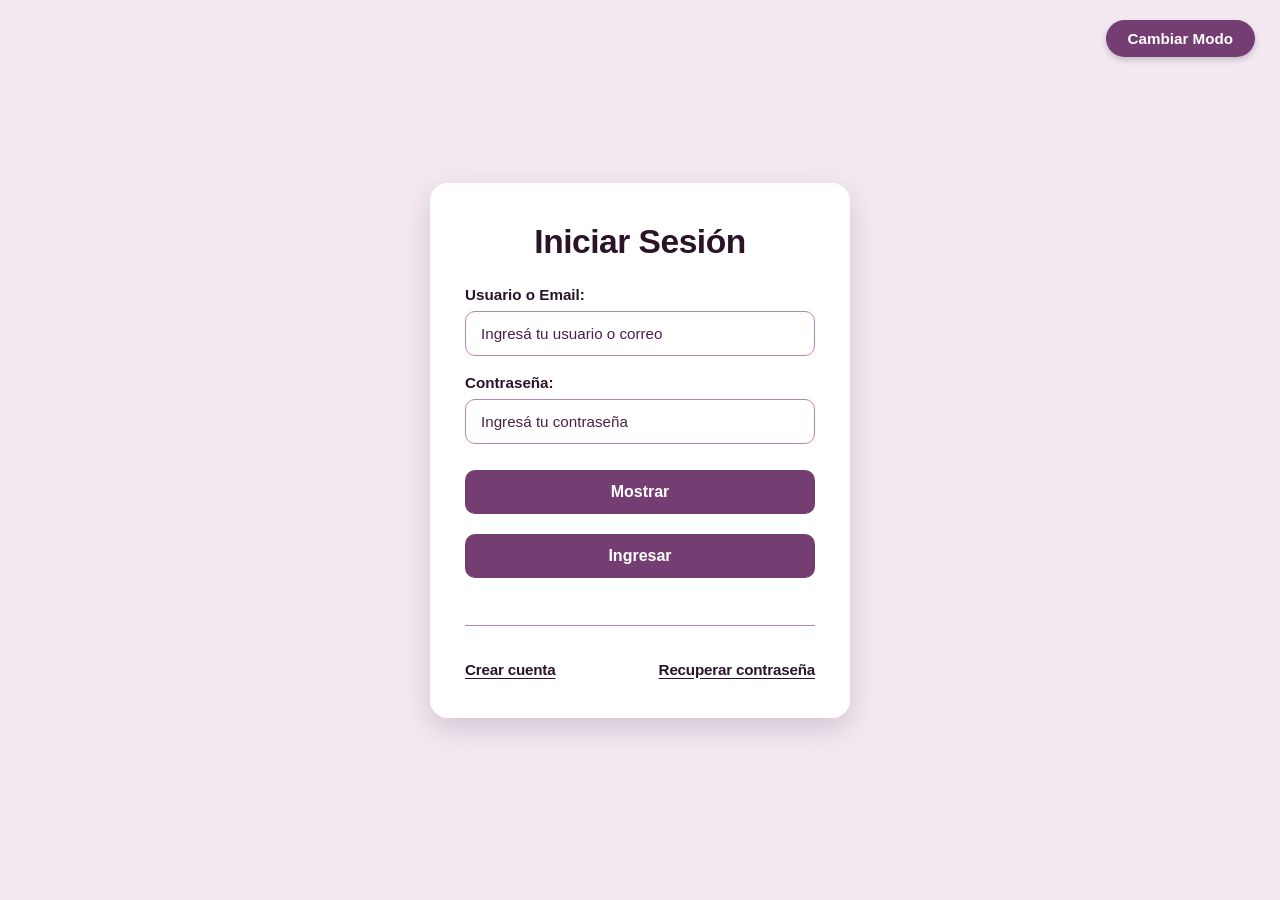
<file: index.html>
<!DOCTYPE html>
<html lang="es">
<head>
    <meta charset="UTF-8">
    <meta name="viewport" content="width=device-width, initial-scale=1.0">
    <title>SGG - Iniciar Sesión</title>
    <link rel="stylesheet" href="css/style.css">
</head>
<body>
    <!-- BOTÓN DE CAMBIAR MODO DE COLOR -->
    <button type="button" class="btn-tema" id="btn-tema" onclick="cambiarTema()">Cambiar Modo</button>

    <!-- TARJETA PRINCIPAL DE LOGIN -->
    <main class="card-container">
        <h1>Iniciar Sesión</h1>

        <form id="form-login">
            <div class="form-group">
                <label for="email">Usuario o Email:</label>
                <input type="text" id="email" name="email" required placeholder="Ingresá tu usuario o correo">
            </div>

            <div class="form-group">
                <label for="password">Contraseña:</label>
                <input type="password" id="password" name="password" required placeholder="Ingresá tu contraseña">
            </div>

            <button type="button" class="btn-mostrar" id="btnMostrarPass" onclick="togglePassword()">Mostrar</button>
            <button type="submit" class="btn-principal" id="btn-login">Ingresar</button>
        </form>

        <div id="mensaje" class="msg-box" aria-live="polite"></div>

        <hr class="divisoria">

        <div class="card-footer">
            <a href="registro.html">Crear cuenta</a>
            <a href="recuperar.html">Recuperar contraseña</a>
        </div>
    </main>

    <!-- SCRIPT DE LÓGICA COMPLETA -->
    <script>
        // ==========================================================
        // 1. PERSISTENCIA Y CAMBIO DE MODO CLARO / OSCURO
        // ==========================================================
        (function() {
            const temaGuardado = localStorage.getItem('tema_sgg');
            if (!temaGuardado) {
                localStorage.setItem('tema_sgg', 'claro');
                document.body.classList.remove('modo-noche');
            } else if (temaGuardado === 'oscuro') {
                document.body.classList.add('modo-noche');
            } else {
                document.body.classList.remove('modo-noche');
            }
        })();

        window.cambiarTema = function() {
            document.body.classList.toggle('modo-noche');
            const esOscuro = document.body.classList.contains('modo-noche');
            localStorage.setItem('tema_sgg', esOscuro ? 'oscuro' : 'claro');
        };

        // ==========================================================
        // 2. BOTÓN MOSTRAR / OCULTAR CONTRASEÑA
        // ==========================================================
        window.togglePassword = function() {
            const inputPass = document.getElementById('password');
            const btnMostrar = document.getElementById('btnMostrarPass');
            if (inputPass) {
                if (inputPass.type === 'password') {
                    inputPass.type = 'text';
                    if (btnMostrar) btnMostrar.textContent = 'Ocultar';
                } else {
                    inputPass.type = 'password';
                    if (btnMostrar) btnMostrar.textContent = 'Mostrar';
                }
            }
        };

        // ==========================================================
        // 3. CONTROL DE INTENTOS FALLIDOS Y BLOQUEO DE 30 SEGUNDOS
        // ==========================================================
        let intentosFallidos = 0;

        document.addEventListener('DOMContentLoaded', () => {
            const formLogin = document.getElementById('form-login');
            const btnLogin = document.getElementById('btn-login');
            const mensaje = document.getElementById('mensaje');

            if (formLogin) {
                formLogin.addEventListener('submit', function(e) {
                    e.preventDefault();

                    // Si el botón está bloqueado, no procesar el envío
                    if (btnLogin.disabled) return;

                    const emailInput = document.getElementById('email').value.trim();
                    const passwordInput = document.getElementById('password').value;

                    const usuarios = JSON.parse(localStorage.getItem('usuarios_sgg')) || [];
                    const usuarioEncontrado = usuarios.find(u => 
                        (u.email === emailInput || u.usuario === emailInput) && u.password === passwordInput
                    );

                    if (usuarioEncontrado) {
                        intentosFallidos = 0; // Reinicia el contador al acertar
                        localStorage.setItem('usuario_activo_sgg', JSON.stringify(usuarioEncontrado));
                        window.location.href = 'dashboard.html';
                    } else {
                        intentosFallidos++;

                        if (intentosFallidos >= 3) {
                            // Bloquear por 30 segundos
                            btnLogin.disabled = true;
                            let tiempoRestante = 30;

                            mensaje.className = 'msg-box error';
                            mensaje.textContent = `Demasiados intentos fallidos. Intente de nuevo en ${tiempoRestante} segundos.`;

                            const intervalo = setInterval(() => {
                                tiempoRestante--;
                                if (tiempoRestante > 0) {
                                    mensaje.textContent = `Demasiados intentos fallidos. Intente de nuevo en ${tiempoRestante} segundos.`;
                                } else {
                                    clearInterval(intervalo);
                                    btnLogin.disabled = false;
                                    intentosFallidos = 0; // Reinicia el contador al pasar el tiempo
                                    mensaje.textContent = '';
                                    mensaje.className = 'msg-box';
                                }
                            }, 1000);

                        } else {
                            const intentosRestantes = 3 - intentosFallidos;
                            // Genera "intento" en singular para 1, e "intentos" en plural para 2
                            const palabraIntento = intentosRestantes === 1 ? 'intento' : 'intentos';
                            
                            mensaje.className = 'msg-box error';
                            mensaje.textContent = `Credenciales incorrectas. Te quedan ${intentosRestantes} ${palabraIntento}.`;
                        }
                    }
                });
            }
        });
    </script>
</body>
</html>
</file>
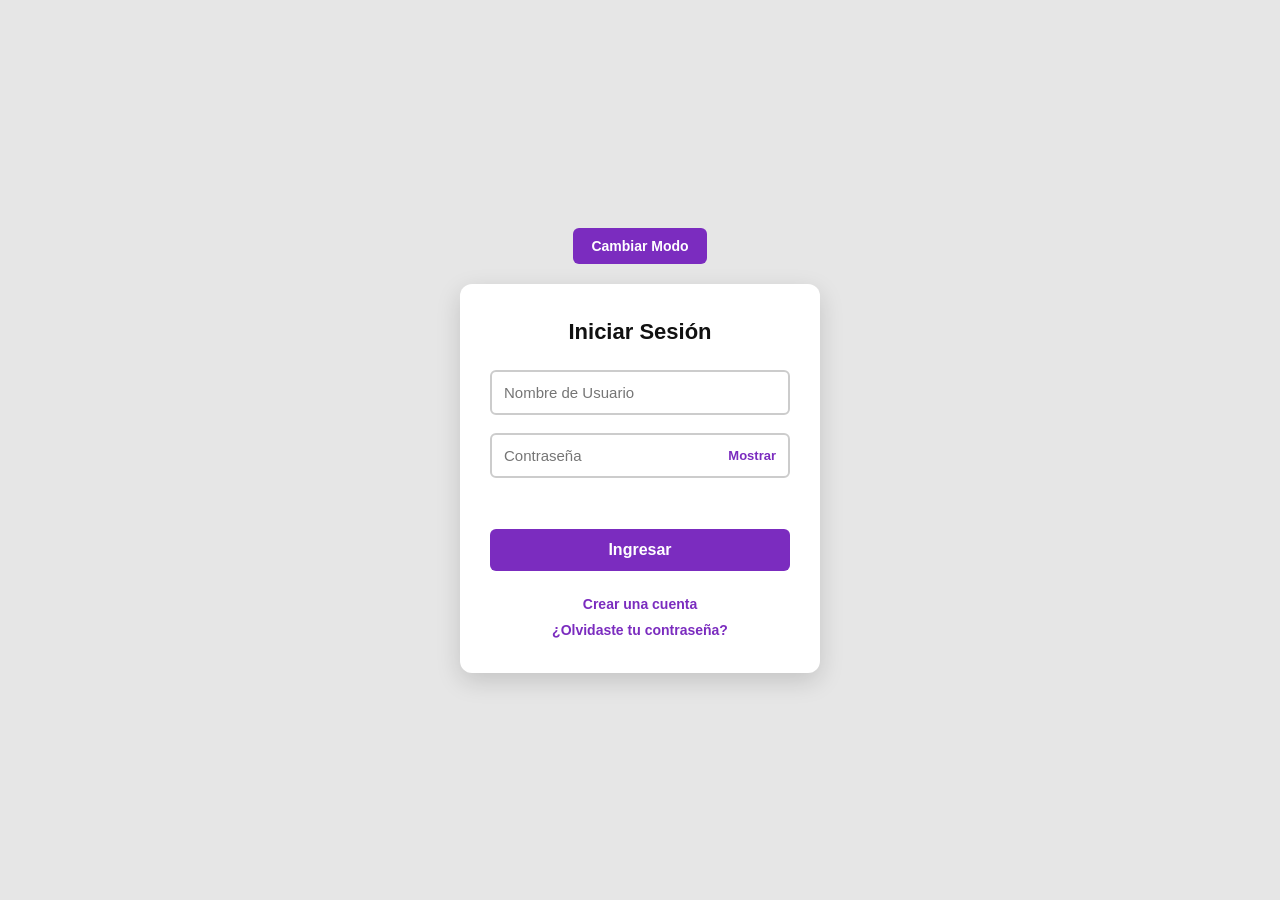
<file: SGG-Etapa-2/index.html>
<!DOCTYPE html>
<html lang="es">

<head>

    <meta charset="UTF-8">

    <title>Login - SGG</title>

    <link rel="stylesheet" href="css/style.css">

</head>


<body>

    <!-- BOTÓN PARA CAMBIAR EL TEMA -->

    <button id="btn-tema" onclick="cambiarTema()">
        Cambiar Modo
    </button>


    <!-- LOGIN -->

    <div class="login">

        <h2>Iniciar Sesión</h2>


        <!-- USUARIO -->

        <input
            type="text"
            id="usuario"
            placeholder="Nombre de Usuario"
        >

        <br><br>


        <!-- CONTRASEÑA -->

        <div class="contenedor-password">

            <input
                type="password"
                id="password"
                placeholder="Contraseña"
            >

            <button
                type="button"
                class="btn-ver-password"
                onclick="mostrarOcultarPassword('password', this)"
            >
                Mostrar
            </button>

        </div>


        <br><br>


        <!-- BOTÓN INGRESAR -->

        <button
            id="btn-login"
            onclick="login()"
        >
            Ingresar
        </button>


        <!-- MENSAJE -->

        <p id="mensaje"></p>


        <!-- NAVEGACIÓN -->

        <div class="navegacion">

            <a href="registro.html">
                Crear una cuenta
            </a>

            <a href="recuperar.html">
                ¿Olvidaste tu contraseña?
            </a>

        </div>

    </div>


    <!-- JAVASCRIPT -->

    <script src="js/login.js"></script>

</body>

</html>
</file>
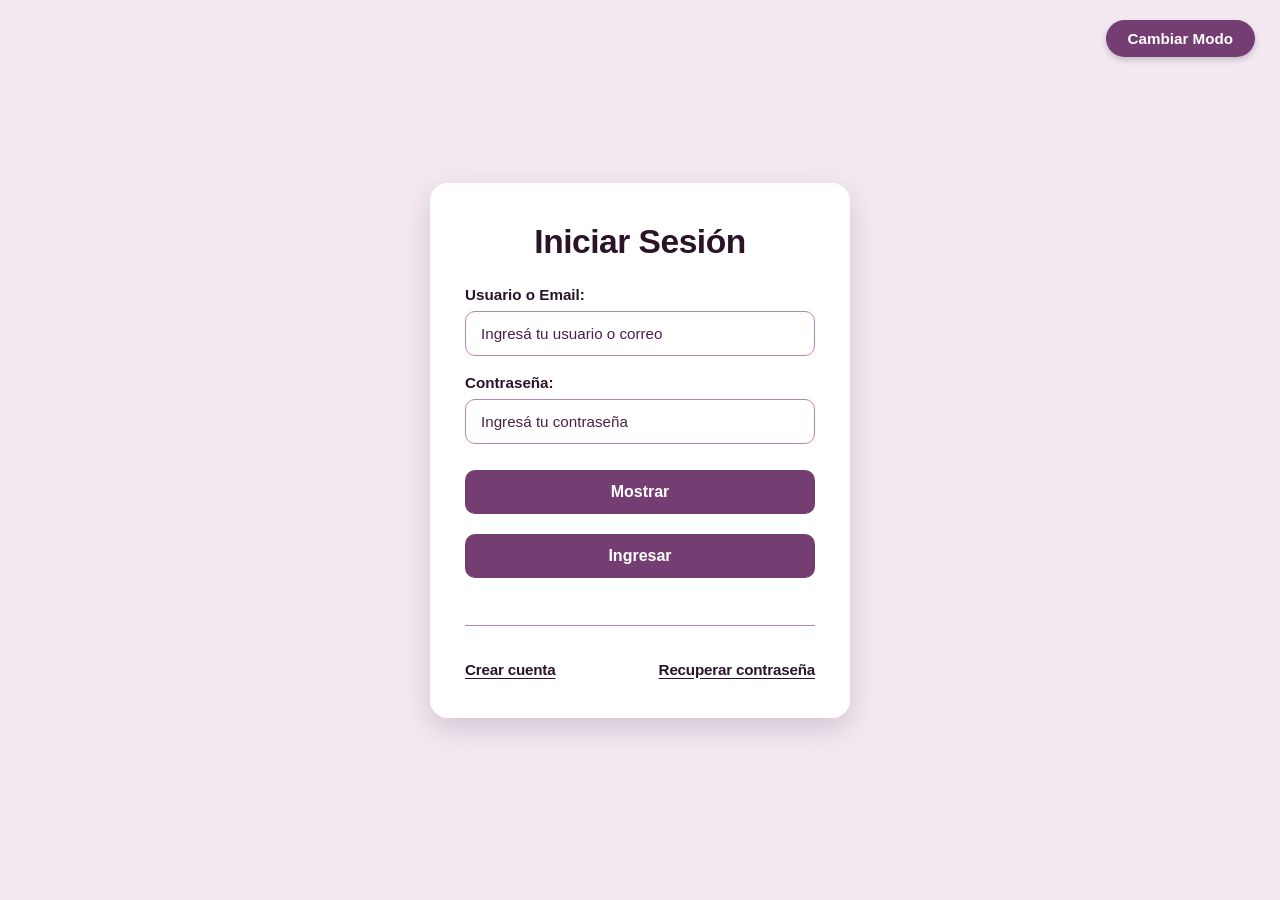
<file: dashboard.html>
<!DOCTYPE html>
<html lang="es">
<head>
    <meta charset="UTF-8">
    <meta name="viewport" content="width=device-width, initial-scale=1.0">
    <title>SGG - Gestión de Gastos</title>
    <link rel="stylesheet" href="css/style.css">
</head>
<body>
    <!-- BOTÓN FIJO EN LA ESQUINA SUPERIOR DERECHA -->
    <button type="button" class="btn-tema" id="btn-tema" onclick="cambiarTema()">Cambiar Modo</button>

    <!-- TARJETA CENTRADA PRINCIPAL -->
    <main class="container">
        <h1>Gestión de Gastos</h1>
        <div class="user-welcome" id="userWelcome">Cargando usuario...</div>

        <section class="dashboard-summary">
            <h2>Total Gastado</h2>
            <div class="total-monto" id="totalGastado">$0.00</div>
        </section>

        <form id="form-gasto">
            <input type="hidden" id="gastoId">
            
            <div class="form-group">
                <label for="monto">Monto ($):</label>
                <input type="number" id="monto" name="monto" step="0.01" required placeholder="Ingresá el monto">
            </div>

            <div class="form-group">
                <label for="fecha">Fecha:</label>
                <input type="date" id="fecha" name="fecha" required>
            </div>

            <div class="form-group">
                <label for="categoria">Categoría:</label>
                <select id="categoria" name="categoria" required>
                    <option value="" disabled selected>Seleccioná una categoría</option>
                    <option value="Alimentación">Alimentación</option>
                    <option value="Transporte">Transporte</option>
                    <option value="Servicios">Servicios</option>
                    <option value="Ocio">Ocio</option>
                    <option value="Otros">Otros</option>
                </select>
            </div>

            <div class="form-group">
                <label for="descripcion">Descripción:</label>
                <input type="text" id="descripcion" name="descripcion" required placeholder="Ingresá una breve descripción">
            </div>

            <button type="submit" class="btn-principal" id="btn-guardar-gasto">Guardar Gasto</button>
            <button type="button" class="btn-cancelar" id="btn-cancelar-edicion" style="display: none;" onclick="cancelarEdicion()">Cancelar Edición</button>
        </form>

        <div id="mensaje" class="msg-box" aria-live="polite"></div>

        <hr class="divisoria">

        <h2>Historial de Gastos</h2>
        <div class="tabla-container">
            <table>
                <thead>
                    <tr>
                        <th>Fecha</th>
                        <th>Categoría</th>
                        <th>Descripción</th>
                        <th>Monto</th>
                        <th>Acciones</th>
                    </tr>
                </thead>
                <tbody id="tablaGastosBody">
                </tbody>
            </table>
        </div>

        <hr class="divisoria">
        <button type="button" class="btn-logout" onclick="cerrarSesion()">Cerrar Sesión</button>
    </main>

    <!-- MODAL DE CONFIRMACIÓN DE ELIMINACIÓN -->
    <div class="modal-overlay" id="modalConfirmar">
        <div class="modal-card">
            <h3>¿Eliminar registro?</h3>
            <p style="font-size: 0.9rem;">El gasto cambiará a estado inactivo.</p>
            <div class="modal-acciones">
                <button type="button" class="btn-principal" style="background-color: var(--error-color);" onclick="confirmarEliminacion()">Eliminar</button>
                <button type="button" class="btn-cancelar" onclick="cerrarModal()">Cancelar</button>
            </div>
        </div>
    </div>

    <script src="js/gastos.js"></script>
</body>
</html>
</file>
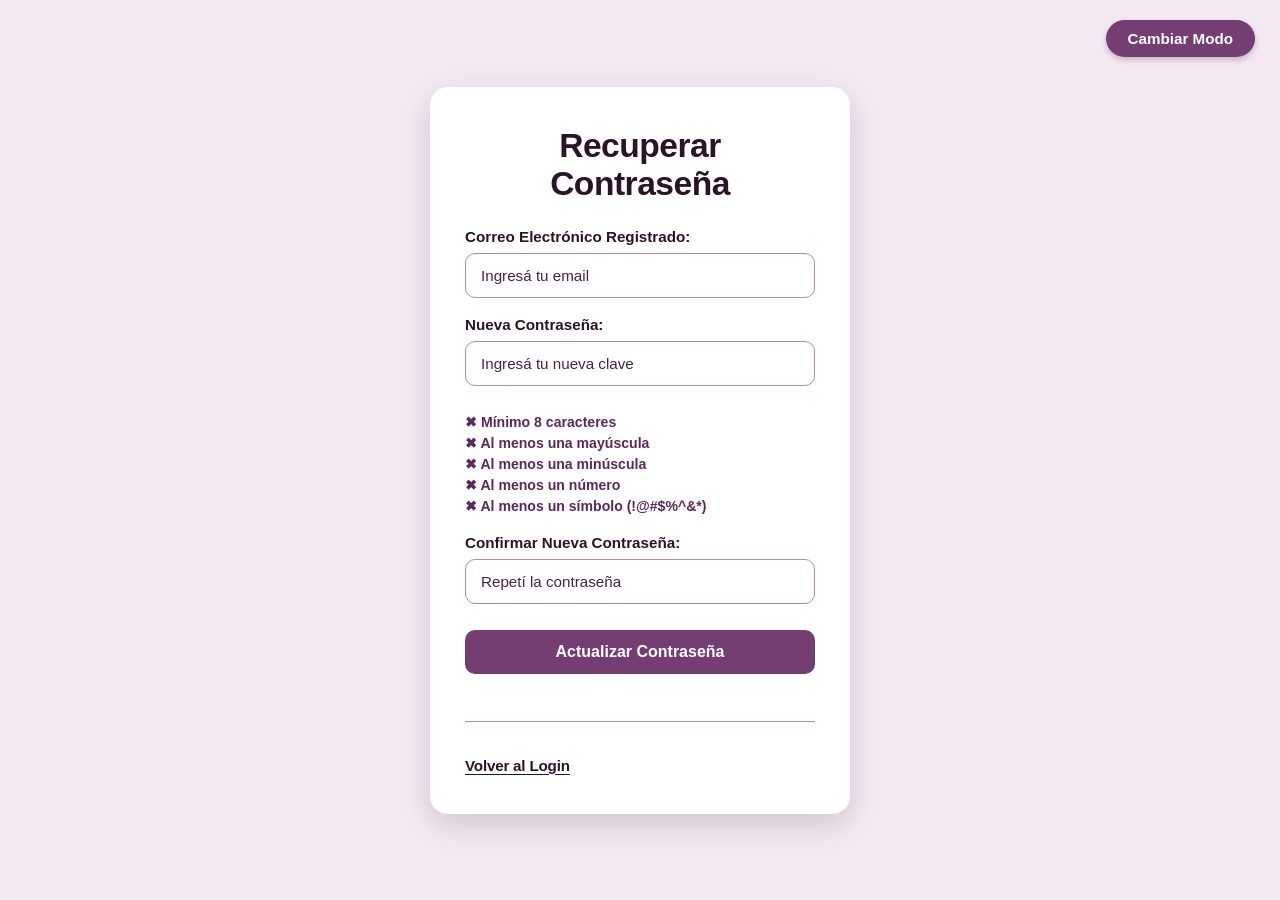
<file: recuperar.html>
<!DOCTYPE html>
<html lang="es">
<head>
    <meta charset="UTF-8">
    <meta name="viewport" content="width=device-width, initial-scale=1.0">
    <title>SGG - Recuperar Contraseña</title>
    <link rel="stylesheet" href="css/style.css">
    <style>
        /* Estilos para las reglas de validación en tiempo real */
        .reglas-password {
            list-style: none;
            padding: 0;
            margin: 10px 0 20px 0;
            font-size: 0.88rem;
        }

        .reglas-password li {
            margin-bottom: 5px;
            color: var(--text-color, #ffffff);
            display: flex;
            align-items: center;
            gap: 6px;
        }

        .reglas-password li.invalido {
            color: #ff6b6b;
        }

        .reglas-password li.valido {
            color: #81c784;
        }
    </style>
</head>
<body>
    <button type="button" class="btn-tema" id="btn-tema" onclick="cambiarTema()">Cambiar Modo</button>

    <main class="card-container">
        <h1>Recuperar Contraseña</h1>

        <form id="form-recuperar">
            <div class="form-group">
                <label for="email">Correo Electrónico Registrado:</label>
                <input type="email" id="email" name="email" required placeholder="Ingresá tu email">
            </div>

            <div class="form-group">
                <label for="password">Nueva Contraseña:</label>
                <!-- Campo tipo text: las letras se ven directamente -->
                <input type="text" id="password" name="password" required placeholder="Ingresá tu nueva clave">
            </div>

            <!-- Lista interactiva de requisitos de seguridad -->
            <ul class="reglas-password" id="lista-reglas">
                <li id="rule-length" class="invalido">✖ Mínimo 8 caracteres</li>
                <li id="rule-upper" class="invalido">✖ Al menos una mayúscula</li>
                <li id="rule-lower" class="invalido">✖ Al menos una minúscula</li>
                <li id="rule-number" class="invalido">✖ Al menos un número</li>
                <li id="rule-special" class="invalido">✖ Al menos un símbolo (!@#$%^&*)</li>
            </ul>

            <div class="form-group">
                <label for="confirmPassword">Confirmar Nueva Contraseña:</label>
                <!-- Campo tipo text: sin ocultar caracteres -->
                <input type="text" id="confirmPassword" name="confirmPassword" required placeholder="Repetí la contraseña">
            </div>

            <!-- Botón de actualización directa (sin botón de Mostrar) -->
            <button type="submit" class="btn-principal" id="btn-actualizar">Actualizar Contraseña</button>
        </form>

        <div id="recMensaje" class="msg-box" aria-live="polite"></div>

        <hr class="divisoria">

        <div class="card-footer">
            <a href="index.html">Volver al Login</a>
        </div>
    </main>

    <script>
        // Persistencia y cambio de modo Claro/Oscuro
        (function() {
            const temaGuardado = localStorage.getItem('tema_sgg');
            if (!temaGuardado) {
                localStorage.setItem('tema_sgg', 'claro');
                document.body.classList.remove('modo-noche');
            } else if (temaGuardado === 'oscuro') {
                document.body.classList.add('modo-noche');
            } else {
                document.body.classList.remove('modo-noche');
            }
        })();

        window.cambiarTema = function() {
            document.body.classList.toggle('modo-noche');
            const esOscuro = document.body.classList.contains('modo-noche');
            localStorage.setItem('tema_sgg', esOscuro ? 'oscuro' : 'claro');
        };

        // Lógica de validación de reglas en tiempo real y envío del formulario
        document.addEventListener('DOMContentLoaded', () => {
            const passInput = document.getElementById('password');
            const formRecuperar = document.getElementById('form-recuperar');
            const recMensaje = document.getElementById('recMensaje');

            const ruleLength = document.getElementById('rule-length');
            const ruleUpper = document.getElementById('rule-upper');
            const ruleLower = document.getElementById('rule-lower');
            const ruleNumber = document.getElementById('rule-number');
            const ruleSpecial = document.getElementById('rule-special');

            if (passInput) {
                passInput.addEventListener('input', () => {
                    const val = passInput.value;

                    if (val.length >= 8) {
                        ruleLength.className = 'valido';
                        ruleLength.textContent = '✔ Mínimo 8 caracteres';
                    } else {
                        ruleLength.className = 'invalido';
                        ruleLength.textContent = '✖ Mínimo 8 caracteres';
                    }

                    if (/[A-Z]/.test(val)) {
                        ruleUpper.className = 'valido';
                        ruleUpper.textContent = '✔ Al menos una mayúscula';
                    } else {
                        ruleUpper.className = 'invalido';
                        ruleUpper.textContent = '✖ Al menos una mayúscula';
                    }

                    if (/[a-z]/.test(val)) {
                        ruleLower.className = 'valido';
                        ruleLower.textContent = '✔ Al menos una minúscula';
                    } else {
                        ruleLower.className = 'invalido';
                        ruleLower.textContent = '✖ Al menos una minúscula';
                    }

                    if (/[0-9]/.test(val)) {
                        ruleNumber.className = 'valido';
                        ruleNumber.textContent = '✔ Al menos un número';
                    } else {
                        ruleNumber.className = 'invalido';
                        ruleNumber.textContent = '✖ Al menos un número';
                    }

                    if (/[!@#$%^&*(),.?":{}|<>]/.test(val)) {
                        ruleSpecial.className = 'valido';
                        ruleSpecial.textContent = '✔ Al menos un símbolo (!@#$%^&*)';
                    } else {
                        ruleSpecial.className = 'invalido';
                        ruleSpecial.textContent = '✖ Al menos un símbolo (!@#$%^&*)';
                    }
                });
            }

            if (formRecuperar) {
                formRecuperar.addEventListener('submit', (e) => {
                    e.preventDefault();

                    const email = document.getElementById('email').value.trim();
                    const password = document.getElementById('password').value;
                    const confirmPassword = document.getElementById('confirmPassword').value;

                    if (password !== confirmPassword) {
                        recMensaje.className = 'msg-box error';
                        recMensaje.textContent = 'Las contraseñas no coinciden.';
                        return;
                    }

                    const esValida = password.length >= 8 &&
                                     /[A-Z]/.test(password) &&
                                     /[a-z]/.test(password) &&
                                     /[0-9]/.test(password) &&
                                     /[!@#$%^&*(),.?":{}|<>]/.test(password);

                    if (!esValida) {
                        recMensaje.className = 'msg-box error';
                        recMensaje.textContent = 'La contraseña no cumple con todos los requisitos de seguridad.';
                        return;
                    }

                    let usuarios = JSON.parse(localStorage.getItem('usuarios_sgg')) || [];
                    const idx = usuarios.findIndex(u => u.email === email || u.usuario === email);

                    if (idx !== -1) {
                        usuarios[idx].password = password;
                        localStorage.setItem('usuarios_sgg', JSON.stringify(usuarios));

                        recMensaje.className = 'msg-box success';
                        recMensaje.textContent = 'Contraseña actualizada con éxito. Redirigiendo al login...';

                        setTimeout(() => {
                            window.location.href = 'index.html';
                        }, 2000);
                    } else {
                        recMensaje.className = 'msg-box error';
                        recMensaje.textContent = 'No se encontró ninguna cuenta asociada a este correo o usuario.';
                    }
                });
            }
        });
    </script>
</body>
</html>
</file>
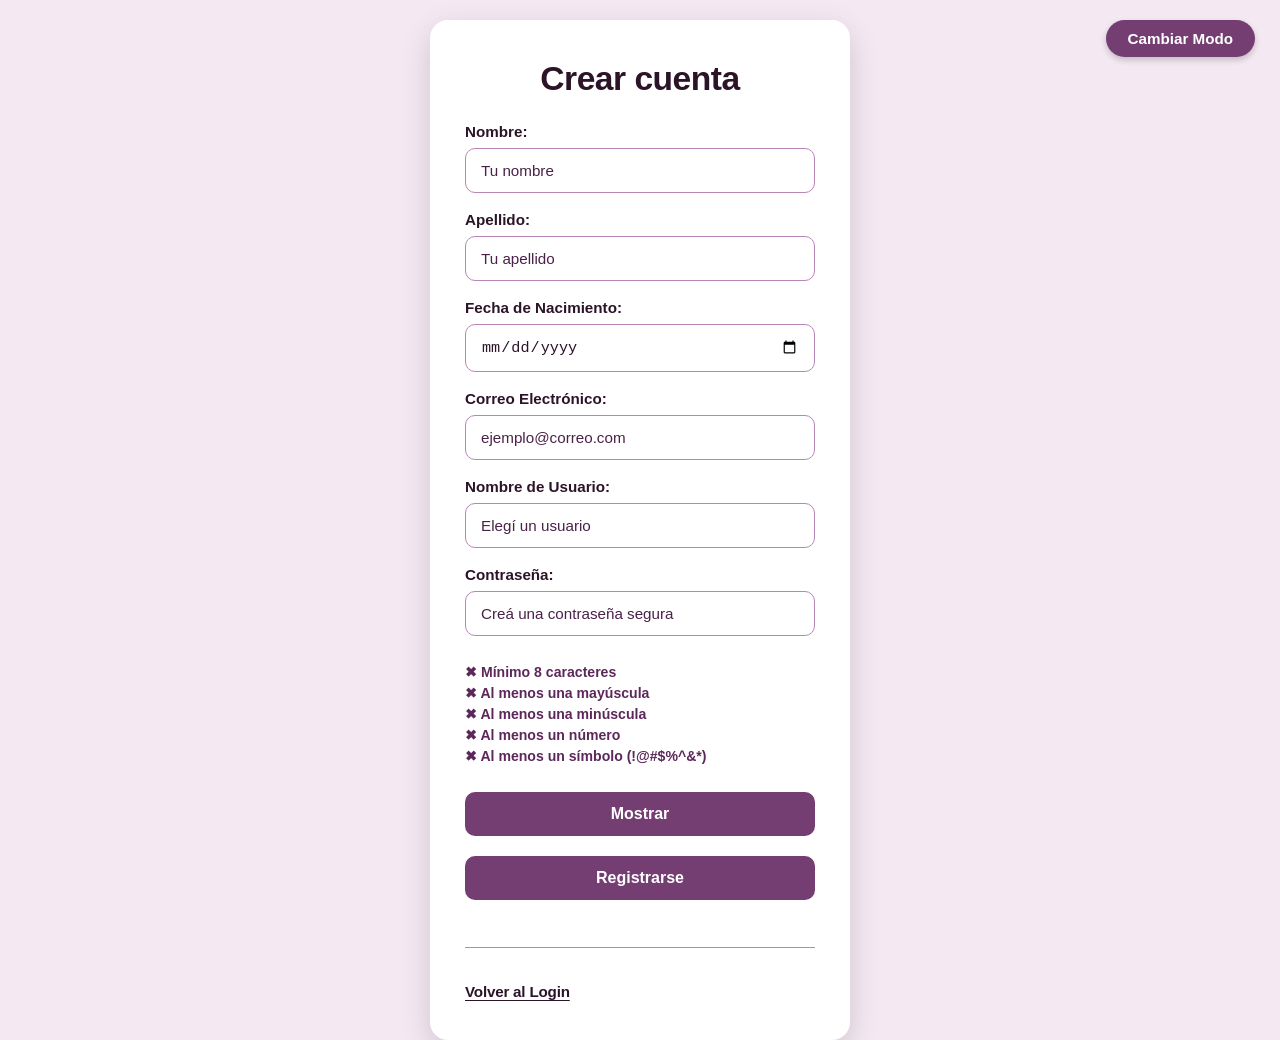
<file: registro.html>
<!DOCTYPE html>
<html lang="es">
<head>
    <meta charset="UTF-8">
    <meta name="viewport" content="width=device-width, initial-scale=1.0">
    <meta name="description" content="Sistema SGG - Crear cuenta de usuario">
    <title>SGG - Crear cuenta</title>
    <link rel="stylesheet" href="css/style.css">
</head>
<body>
    <button type="button" class="btn-tema" id="btn-tema" aria-label="Cambiar tema de color">Cambiar Modo</button>
    <main class="container">
        <h1>Crear cuenta</h1>
        
        <form id="form-registro">
            <div class="form-group">
                <label for="nombre">Nombre:</label>
                <input type="text" id="nombre" name="nombre" required placeholder="Tu nombre" autocomplete="given-name">
            </div>

            <div class="form-group">
                <label for="apellido">Apellido:</label>
                <input type="text" id="apellido" name="apellido" required placeholder="Tu apellido" autocomplete="family-name">
            </div>

            <div class="form-group">
                <label for="fechaNacimiento">Fecha de Nacimiento:</label>
                <input type="date" id="fechaNacimiento" name="fechaNacimiento" required>
            </div>

            <div class="form-group">
                <label for="email">Correo Electrónico:</label>
                <input type="email" id="email" name="email" required placeholder="ejemplo@correo.com" autocomplete="email">
            </div>

            <div class="form-group">
                <label for="usuario">Nombre de Usuario:</label>
                <input type="text" id="usuario" name="usuario" required placeholder="Elegí un usuario" autocomplete="username">
            </div>

            <div class="form-group">
                <label for="password">Contraseña:</label>
                <input type="password" id="password" name="password" required placeholder="Creá una contraseña segura" autocomplete="new-password">
            </div>

            <ul class="password-rules" aria-live="polite">
                <li id="ruleLen">✖ Mínimo 8 caracteres</li>
                <li id="ruleMayus">✖ Al menos una mayúscula</li>
                <li id="ruleMinus">✖ Al menos una minúscula</li>
                <li id="ruleNum">✖ Al menos un número</li>
                <li id="ruleSim">✖ Al menos un símbolo (!@#$%^&*)</li>
            </ul>

            <button type="button" class="btn-mostrar" onclick="mostrarOcultarPassword('password', this)" aria-label="Mostrar u ocultar contraseña">Mostrar</button>
            <button type="submit" class="btn-principal" id="btn-registro">Registrarse</button>
        </form>

        <div id="mensaje" aria-live="polite"></div>
        <hr class="divisoria">

        <nav class="links-container">
            <a href="index.html" class="btn-enlace">Volver al Login</a>
        </nav>
    </main>

    <script src="js/registro.js"></script>
</body>
</html>
</file>
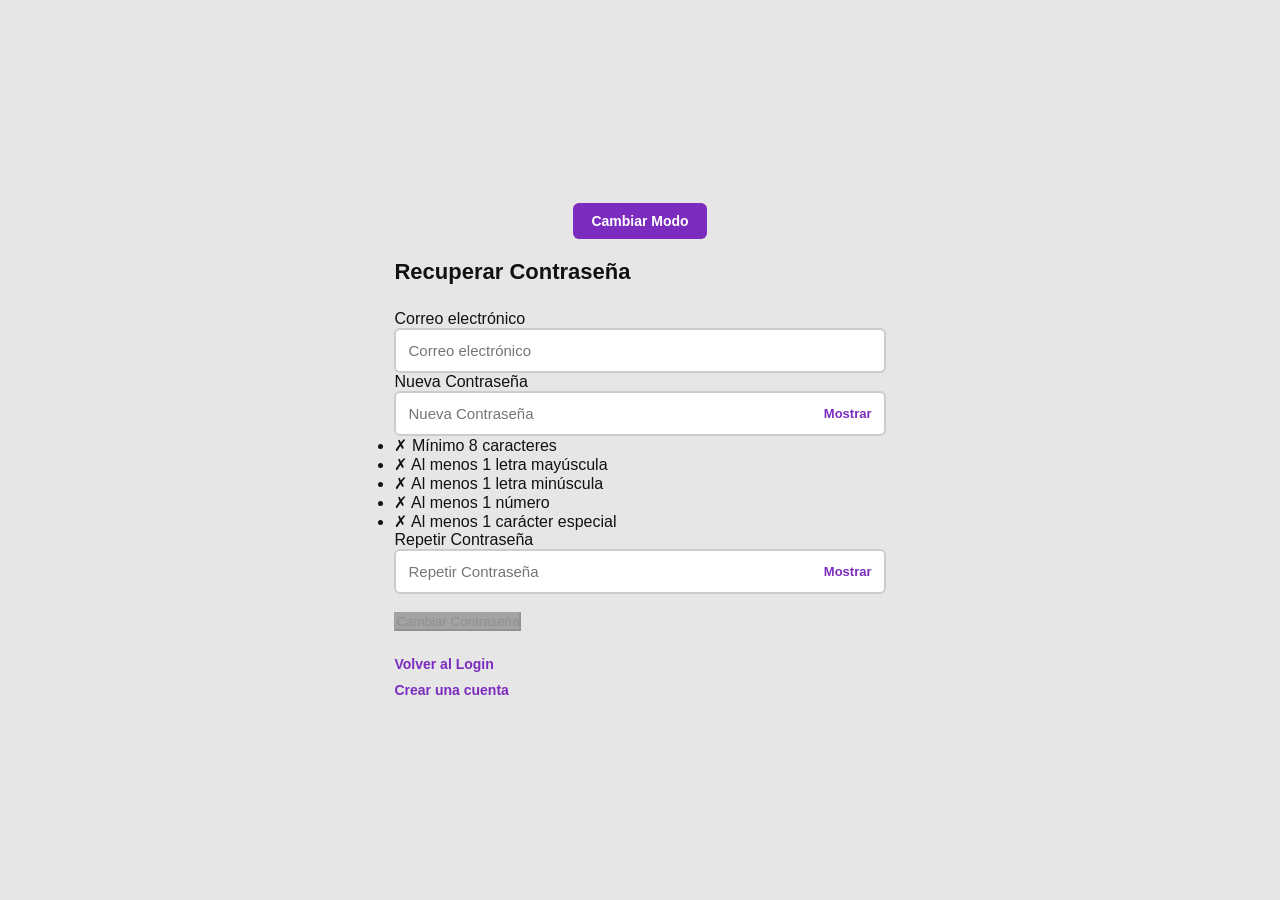
<file: SGG-Etapa-2/recuperar.html>
<!DOCTYPE html>
<html lang="es">

<head>

    <meta charset="UTF-8">

    <title>Recuperar Contraseña - SGG</title>

    <link rel="stylesheet" href="css/style.css">

</head>


<body>

    <!-- BOTÓN DE TEMA -->

    <button
        id="btn-tema"
        onclick="cambiarTema()"
    >
        Cambiar Modo
    </button>


    <!-- FORMULARIO -->

    <div class="formulario">

        <h2>Recuperar Contraseña</h2>


        <form onsubmit="recuperarClave(event)">


            <!-- EMAIL -->

            <label for="email">
                Correo electrónico
            </label>

            <input
                type="email"
                id="email"
                placeholder="Correo electrónico"
                required
            >


            <!-- NUEVA CONTRASEÑA -->

            <label for="password">
                Nueva Contraseña
            </label>

            <div class="contenedor-password">

                <input
                    type="password"
                    id="password"
                    placeholder="Nueva Contraseña"
                    required
                >

                <button
                    type="button"
                    class="btn-ver-password"
                    onclick="mostrarOcultarPassword('password', this)"
                >
                    Mostrar
                </button>

            </div>


            <!-- REQUISITOS -->

            <ul class="requisitos-password">

                <li
                    id="req-longitud"
                    class="requisito-no"
                >
                    ✗ Mínimo 8 caracteres
                </li>

                <li
                    id="req-mayuscula"
                    class="requisito-no"
                >
                    ✗ Al menos 1 letra mayúscula
                </li>

                <li
                    id="req-minuscula"
                    class="requisito-no"
                >
                    ✗ Al menos 1 letra minúscula
                </li>

                <li
                    id="req-numero"
                    class="requisito-no"
                >
                    ✗ Al menos 1 número
                </li>

                <li
                    id="req-especial"
                    class="requisito-no"
                >
                    ✗ Al menos 1 carácter especial
                </li>

            </ul>


            <!-- REPETIR CONTRASEÑA -->

            <label for="repetirPassword">
                Repetir Contraseña
            </label>

            <div class="contenedor-password">

                <input
                    type="password"
                    id="repetirPassword"
                    placeholder="Repetir Contraseña"
                    required
                >

                <button
                    type="button"
                    class="btn-ver-password"
                    onclick="mostrarOcultarPassword('repetirPassword', this)"
                >
                    Mostrar
                </button>

            </div>


            <br>


            <!-- BOTÓN -->

            <button
                type="submit"
                id="btn-recuperar"
                disabled
            >
                Cambiar Contraseña
            </button>


            <!-- MENSAJE -->

            <p id="mensaje"></p>


        </form>


        <!-- NAVEGACIÓN -->

        <div class="navegacion">

            <a href="index.html">
                Volver al Login
            </a>

            <a href="registro.html">
                Crear una cuenta
            </a>

        </div>

    </div>


    <!-- JAVASCRIPT -->

    <script src="js/recuperar.js"></script>

</body>

</html>
</file>
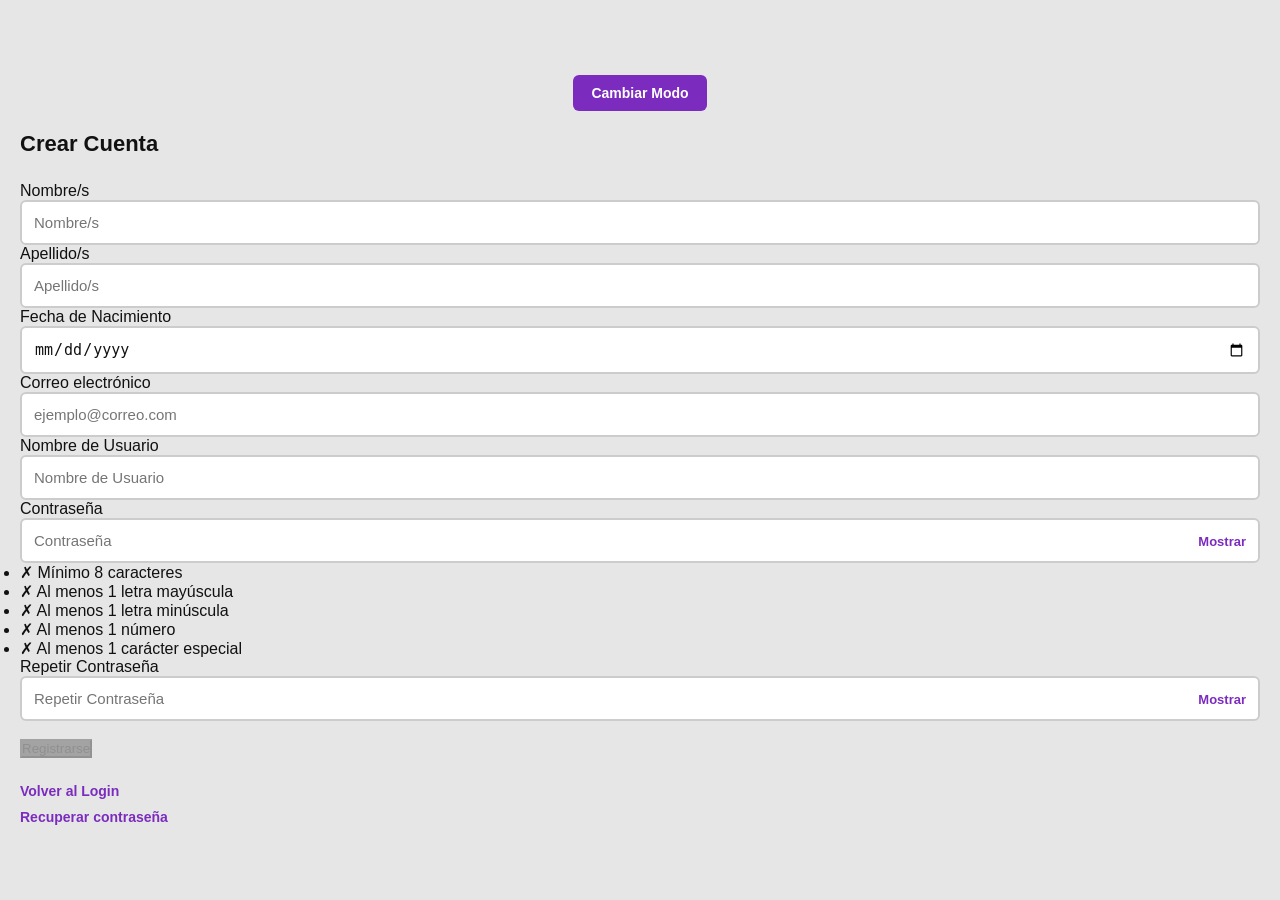
<file: SGG-Etapa-2/registro.html>
<!DOCTYPE html>
<html lang="es">

<head>

    <meta charset="UTF-8">

    <title>Registro - SGG</title>

    <link rel="stylesheet" href="css/style.css">

</head>


<body>

    <!-- BOTÓN DE TEMA -->

    <button
        id="btn-tema"
        onclick="cambiarTema()"
    >
        Cambiar Modo
    </button>


    <!-- FORMULARIO -->

    <div class="formulario">

        <h2>Crear Cuenta</h2>


        <form onsubmit="registrarUsuario(event)">


            <!-- NOMBRE -->

            <label for="nombre">
                Nombre/s
            </label>

            <input
                type="text"
                id="nombre"
                placeholder="Nombre/s"
                required
            >


            <!-- APELLIDO -->

            <label for="apellido">
                Apellido/s
            </label>

            <input
                type="text"
                id="apellido"
                placeholder="Apellido/s"
                required
            >


            <!-- FECHA -->

            <label for="fechaNacimiento">
                Fecha de Nacimiento
            </label>

            <input
                type="date"
                id="fechaNacimiento"
                required
            >


            <!-- EMAIL -->

            <label for="email">
                Correo electrónico
            </label>

            <input
                type="email"
                id="email"
                placeholder="ejemplo@correo.com"
                required
            >


            <!-- USUARIO -->

            <label for="usuario">
                Nombre de Usuario
            </label>

            <input
                type="text"
                id="usuario"
                placeholder="Nombre de Usuario"
                required
            >


            <!-- CONTRASEÑA -->

            <label for="password">
                Contraseña
            </label>

            <div class="contenedor-password">

                <input
                    type="password"
                    id="password"
                    placeholder="Contraseña"
                    required
                >

                <button
                    type="button"
                    class="btn-ver-password"
                    onclick="mostrarOcultarPassword('password', this)"
                >
                    Mostrar
                </button>

            </div>


            <!-- REQUISITOS -->

            <ul class="requisitos-password">

                <li
                    id="req-longitud"
                    class="requisito-no"
                >
                    ✗ Mínimo 8 caracteres
                </li>

                <li
                    id="req-mayuscula"
                    class="requisito-no"
                >
                    ✗ Al menos 1 letra mayúscula
                </li>

                <li
                    id="req-minuscula"
                    class="requisito-no"
                >
                    ✗ Al menos 1 letra minúscula
                </li>

                <li
                    id="req-numero"
                    class="requisito-no"
                >
                    ✗ Al menos 1 número
                </li>

                <li
                    id="req-especial"
                    class="requisito-no"
                >
                    ✗ Al menos 1 carácter especial
                </li>

            </ul>


            <!-- REPETIR CONTRASEÑA -->

            <label for="repetirPassword">
                Repetir Contraseña
            </label>

            <div class="contenedor-password">

                <input
                    type="password"
                    id="repetirPassword"
                    placeholder="Repetir Contraseña"
                    required
                >

                <button
                    type="button"
                    class="btn-ver-password"
                    onclick="mostrarOcultarPassword('repetirPassword', this)"
                >
                    Mostrar
                </button>

            </div>


            <br>


            <!-- BOTÓN REGISTRAR -->

            <button
                type="submit"
                id="btn-registrar"
                disabled
            >
                Registrarse
            </button>


            <!-- MENSAJE -->

            <p id="mensaje"></p>


        </form>


        <!-- VOLVER -->

        <div class="navegacion">

            <a href="index.html">
                Volver al Login
            </a>

            <a href="recuperar.html">
                Recuperar contraseña
            </a>

        </div>

    </div>


    <!-- JAVASCRIPT -->

    <script src="js/registro.js"></script>

</body>

</html>
</file>
<file: css/style.css>
/* ==========================================================
   PALETA VIOLETA / LAVANDA CON ALTO CONTRASTE (ACCESIBILIDAD 94+)
   ========================================================== */
:root {
    --bg-color: #f4e8f3;          /* Fondo suave lavanda */
    --card-bg: #ffffff;          /* Tarjeta blanca limpia */
    --text-color: #2b1328;        /* Violeta oscuro con alto contraste */
    --placeholder-color: #4a2148; /* Placeholder violeta oscuro legible WCAG */
    --btn-color: #743e73;         /* Botón Violeta con alto contraste */
    --btn-hover: #5d2f5c;         /* Hover botones */
    --border-color: #b886b7;      /* Bordes lila */
    --input-bg: #ffffff;         /* Fondo casillas blanco */
    --error-color: #5c285a;      /* Violeta oscuro para reglas (reemplaza al rojo claro) */
    --success-color: #125416;    /* Verde oscuro de alto contraste */
}

/* MODO NOCHE VIOLETA OSCURO */
body.modo-noche {
    --bg-color: #1e131c;
    --card-bg: #2d1d2b;
    --text-color: #ffffff;
    --placeholder-color: #e5c2e4;
    --btn-color: #b981b8;
    --btn-hover: #a473a3;
    --border-color: #5e3b5c;
    --input-bg: #231722;
    --error-color: #fcaefa;
    --success-color: #81c784;
}

html, body {
    height: 100%;
    margin: 0;
    padding: 0;
}

body {
    background-color: var(--bg-color) !important;
    color: var(--text-color);
    font-family: -apple-system, BlinkMacSystemFont, "Segoe UI", Roboto, Arial, sans-serif;
    display: flex;
    justify-content: center;
    align-items: center;
    min-height: 100vh;
    box-sizing: border-box;
    padding: 20px;
}

/* BOTÓN "CAMBIAR MODO" FIJO EN LA ESQUINA */
.btn-tema, #btn-tema, #btnTheme {
    position: fixed !important;
    top: 20px !important;
    right: 25px !important;
    left: auto !important;
    bottom: auto !important;
    transform: none !important;
    background-color: var(--btn-color) !important;
    color: #ffffff !important;
    border: none !important;
    padding: 10px 22px !important;
    border-radius: 25px !important;
    cursor: pointer;
    font-weight: bold;
    font-size: 0.95rem;
    box-shadow: 0 3px 6px rgba(0,0,0,0.2);
    z-index: 9999 !important;
    transition: background-color 0.2s ease;
}

.btn-tema:hover {
    background-color: var(--btn-hover) !important;
}

/* CONTENEDOR PRINCIPAL Y TARJETAS */
.card-container, main, .container {
    background: var(--card-bg);
    width: 100%;
    max-width: 420px;
    padding: 40px 35px;
    border-radius: 18px;
    box-shadow: 0 10px 30px rgba(0, 0, 0, 0.15);
    box-sizing: border-box;
    display: flex;
    flex-direction: column;
    margin: auto;
}

h1, h2 {
    text-align: center;
    margin-top: 0;
    margin-bottom: 25px;
    color: var(--text-color);
    font-size: 2.1rem;
    font-weight: 800;
    letter-spacing: -0.5px;
}

form {
    display: flex;
    flex-direction: column;
    width: 100%;
}

.form-group {
    margin-bottom: 18px;
    display: flex;
    flex-direction: column;
}

label {
    font-weight: 800;
    margin-bottom: 8px;
    color: var(--text-color);
    font-size: 0.95rem;
}

input[type="text"],
input[type="password"],
input[type="email"],
input[type="date"],
input[type="number"],
select {
    padding: 13px 15px;
    border: 1px solid var(--border-color);
    border-radius: 10px;
    background-color: var(--input-bg);
    color: var(--text-color);
    box-sizing: border-box;
    width: 100%;
    font-size: 0.95rem;
    outline: none;
    transition: border-color 0.2s ease;
}

::placeholder {
    color: var(--placeholder-color) !important;
    opacity: 1 !important;
}

input:focus, select:focus {
    border-color: var(--btn-color);
}

.btn-principal,
.btn-mostrar,
.btn-logout,
#btn-login,
#btn-registro,
#btn-recuperar,
#btn-actualizar,
#btn-guardar-gasto {
    background-color: var(--btn-color);
    color: #ffffff;
    border: none;
    padding: 13px;
    border-radius: 10px;
    font-weight: 700;
    font-size: 1rem;
    cursor: pointer;
    width: 100%;
    margin-top: 8px;
    margin-bottom: 12px;
    transition: background-color 0.2s ease;
}

.btn-principal:hover,
.btn-mostrar:hover,
.btn-logout:hover {
    background-color: var(--btn-hover);
}

.btn-cancelar {
    background-color: var(--placeholder-color);
    color: #ffffff;
    border: none;
    padding: 13px;
    border-radius: 10px;
    font-weight: 700;
    font-size: 1rem;
    cursor: pointer;
    width: 100%;
    margin-top: 8px;
    margin-bottom: 12px;
    transition: background-color 0.2s ease;
}

.btn-cancelar:hover {
    background-color: var(--btn-hover);
}

.msg-box, #mensaje, #regMensaje, #recMensaje {
    font-size: 0.95rem;
    font-weight: 700;
    text-align: center;
    margin-top: 10px;
    margin-bottom: 5px;
}

.msg-box.error { color: var(--error-color); }
.msg-box.success { color: var(--success-color); }

.divisoria {
    border: none;
    border-top: 1px solid var(--border-color);
    margin: 20px 0;
}

.card-footer, .links-container {
    display: flex !important;
    justify-content: space-between !important;
    align-items: center !important;
    width: 100% !important;
    margin-top: 15px !important;
}

a, 
a:link, 
a:visited, 
a:hover, 
a:active, 
a:focus,
.card-footer a, 
.links-container a {
    color: var(--text-color) !important;
    text-decoration: underline !important;
    text-underline-offset: 3px !important;
    font-weight: 900 !important;
    font-size: 0.95rem !important;
    letter-spacing: -0.2px;
}

body.modo-noche a,
body.modo-noche a:link,
body.modo-noche a:visited,
body.modo-noche a:hover,
body.modo-noche a:active,
body.modo-noche a:focus {
    color: #ffffff !important;
}

/* REGLAS DE CONTRASEÑA CON VIOLETA OSCURO LEGIBLE */
.reglas-password, .password-rules, #lista-reglas {
    list-style: none;
    padding: 0;
    margin: 10px 0 15px 0;
    font-size: 0.88rem;
    font-weight: 700;
}

.reglas-password li, .password-rules li, #lista-reglas li {
    margin-bottom: 5px;
    color: var(--error-color) !important;
}

.reglas-password li.valido, .password-rules li.valido, #lista-reglas li.valido {
    color: var(--success-color) !important;
}

.user-welcome {
    text-align: center;
    font-weight: 700;
    margin-bottom: 15px;
    font-size: 0.9rem;
}

.dashboard-summary {
    background-color: var(--input-bg);
    border: 1px solid var(--border-color);
    border-radius: 12px;
    padding: 15px;
    text-align: center;
    margin-bottom: 20px;
}

.dashboard-summary h2 {
    margin: 0 0 5px 0;
    font-size: 1.1rem;
}

.total-monto {
    font-size: 1.8rem;
    font-weight: 800;
    color: var(--btn-color);
    margin: 0;
}

.tabla-container {
    width: 100%;
    overflow-x: auto;
}

table {
    width: 100%;
    border-collapse: collapse;
    margin-top: 10px;
}

th, td {
    padding: 10px 8px;
    text-align: left;
    border-bottom: 1px solid var(--border-color);
    font-size: 0.85rem;
    vertical-align: middle;
}

th {
    font-weight: 800;
    background-color: var(--input-bg);
}

.acciones-cell {
    display: flex !important;
    flex-direction: row !important;
    gap: 8px !important;
    align-items: center !important;
}

.btn-tabla {
    padding: 6px 12px;
    border: none;
    border-radius: 6px;
    cursor: pointer;
    font-weight: 700;
    font-size: 0.8rem;
    margin: 0 !important;
    white-space: nowrap;
}

.btn-editar { 
    background-color: var(--btn-color); 
    color: #ffffff; 
}

.btn-eliminar { 
    background-color: #8b0000; 
    color: #ffffff; 
}

.modal-overlay {
    display: none;
    position: fixed;
    top: 0; left: 0; width: 100%; height: 100%;
    background: rgba(0,0,0,0.5);
    justify-content: center;
    align-items: center;
    z-index: 2000;
}

.modal-card {
    background: var(--card-bg);
    padding: 25px;
    border-radius: 15px;
    max-width: 320px;
    width: 90%;
    text-align: center;
    border: 1px solid var(--border-color);
}

.modal-acciones {
    display: flex !important;
    flex-direction: row !important;
    gap: 12px !important;
    margin-top: 20px !important;
    width: 100% !important;
}

.modal-acciones button {
    flex: 1 1 50% !important;
    width: 50% !important;
    margin: 0 !important;
    padding: 12px 0 !important;
    box-sizing: border-box !important;
}
</file>
<file: SGG-Etapa-2/css/style.css>
/* =========================================
   VARIABLES Y TEMAS (DÍA / NOCHE)
========================================= */

/* Modo Día (Por defecto) */
:root {
    --fondo-pantalla: #e6e6e6;
    --fondo-card: #ffffff;
    --color-texto: #111111;
    --color-violeta: #7b2cbf;
    --color-borde: #cccccc;
    --color-error: #d00000;
    --color-correcto: #008000;
}

/* Modo Noche (Se activa dinámicamente) */
[data-tema="oscuro"] {
    --fondo-pantalla: #121212;
    --fondo-card: #242424;
    --color-texto: #ffffff;
    --color-violeta: #9d4edd;
    --color-borde: #444444;
    --color-error: #ff4d4d;
    --color-correcto: #00ff66;
}

/* =========================================
   RESET Y CENTRADO EN PANTALLA COMPLETA
========================================= */

* {
    box-sizing: border-box;
    margin: 0;
    padding: 0;
}

body {
    display: flex;
    flex-direction: column;
    justify-content: center;
    align-items: center;
    min-height: 100vh;
    padding: 20px;
    font-family: Arial, Helvetica, sans-serif;
    background-color: var(--fondo-pantalla);
    color: var(--color-texto);
    transition: background-color 0.3s, color 0.3s;
}

/* =========================================
   BOTÓN SUPERIOR DE CAMBIO DE TEMA
========================================= */

#btn-tema {
    margin-bottom: 20px;
    padding: 10px 18px;
    background-color: var(--color-violeta);
    color: #ffffff;
    border: none;
    border-radius: 6px;
    font-size: 14px;
    font-weight: bold;
    cursor: pointer;
    transition: opacity 0.2s;
}

#btn-tema:hover {
    opacity: 0.85;
}

/* =========================================
   TARJETA CONTENEDORA (CARD DE LOGIN)
========================================= */

.login {
    width: 100%;
    max-width: 360px;
    background-color: var(--fondo-card);
    padding: 35px 30px;
    border-radius: 12px;
    box-shadow: 0 8px 24px rgba(0, 0, 0, 0.15);
    text-align: center;
    transition: background-color 0.3s, color 0.3s;
}

h2 {
    margin-bottom: 25px;
    font-size: 22px;
}

/* =========================================
   CAMPOS DE ENTRADA (INPUTS)
========================================= */

input[type="text"],
input[type="password"],
input[type="email"],
input[type="date"] {
    width: 100%;
    padding: 12px;
    border: 2px solid var(--color-borde);
    border-radius: 6px;
    background-color: var(--fondo-card);
    color: var(--color-texto);
    font-size: 15px;
    outline: none;
    transition: border-color 0.2s;
}

input:focus {
    border-color: var(--color-violeta);
}

/* Contenedor del campo con botón mostrar/ocultar */
.contenedor-password {
    position: relative;
    width: 100%;
}

.contenedor-password input {
    padding-right: 75px;
}

.btn-ver-password {
    position: absolute;
    right: 8px;
    top: 50%;
    transform: translateY(-50%);
    background: transparent;
    border: none;
    color: var(--color-violeta);
    font-weight: bold;
    font-size: 13px;
    cursor: pointer;
    padding: 4px 6px;
}

.btn-ver-password:hover {
    text-decoration: underline;
}

/* =========================================
   BOTÓN PRINCIPAL (INGRESAR / REGISTRAR)
========================================= */

#btn-login,
.btn-submit {
    width: 100%;
    padding: 12px;
    margin-top: 15px;
    background-color: var(--color-violeta);
    color: #ffffff;
    border: none;
    border-radius: 6px;
    font-size: 16px;
    font-weight: bold;
    cursor: pointer;
    transition: opacity 0.2s;
}

#btn-login:hover,
.btn-submit:hover {
    opacity: 0.9;
}

button:disabled {
    background-color: #777777 !important;
    cursor: not-allowed;
    opacity: 0.6;
}

/* =========================================
   MENSAJES DE ESTADO Y FEEDBACK
========================================= */

#mensaje {
    margin-top: 15px;
    font-weight: bold;
    font-size: 14px;
}

.error {
    color: var(--color-error);
}

.correcto {
    color: var(--color-correcto);
}

/* Lista de requisitos de contraseña */
.requisito {
    text-align: left;
    font-size: 13px;
    margin-top: 5px;
}

.requisito.incorrecto {
    color: var(--color-error);
}

.requisito.correcto {
    color: var(--color-correcto);
}

/* =========================================
   NAVEGACIÓN Y ENLACES
========================================= */

.navegacion {
    margin-top: 25px;
    display: flex;
    flex-direction: column;
    gap: 10px;
}

a {
    color: var(--color-violeta);
    text-decoration: none;
    font-size: 14px;
    font-weight: bold;
}

a:hover {
    text-decoration: underline;
}
</file>
